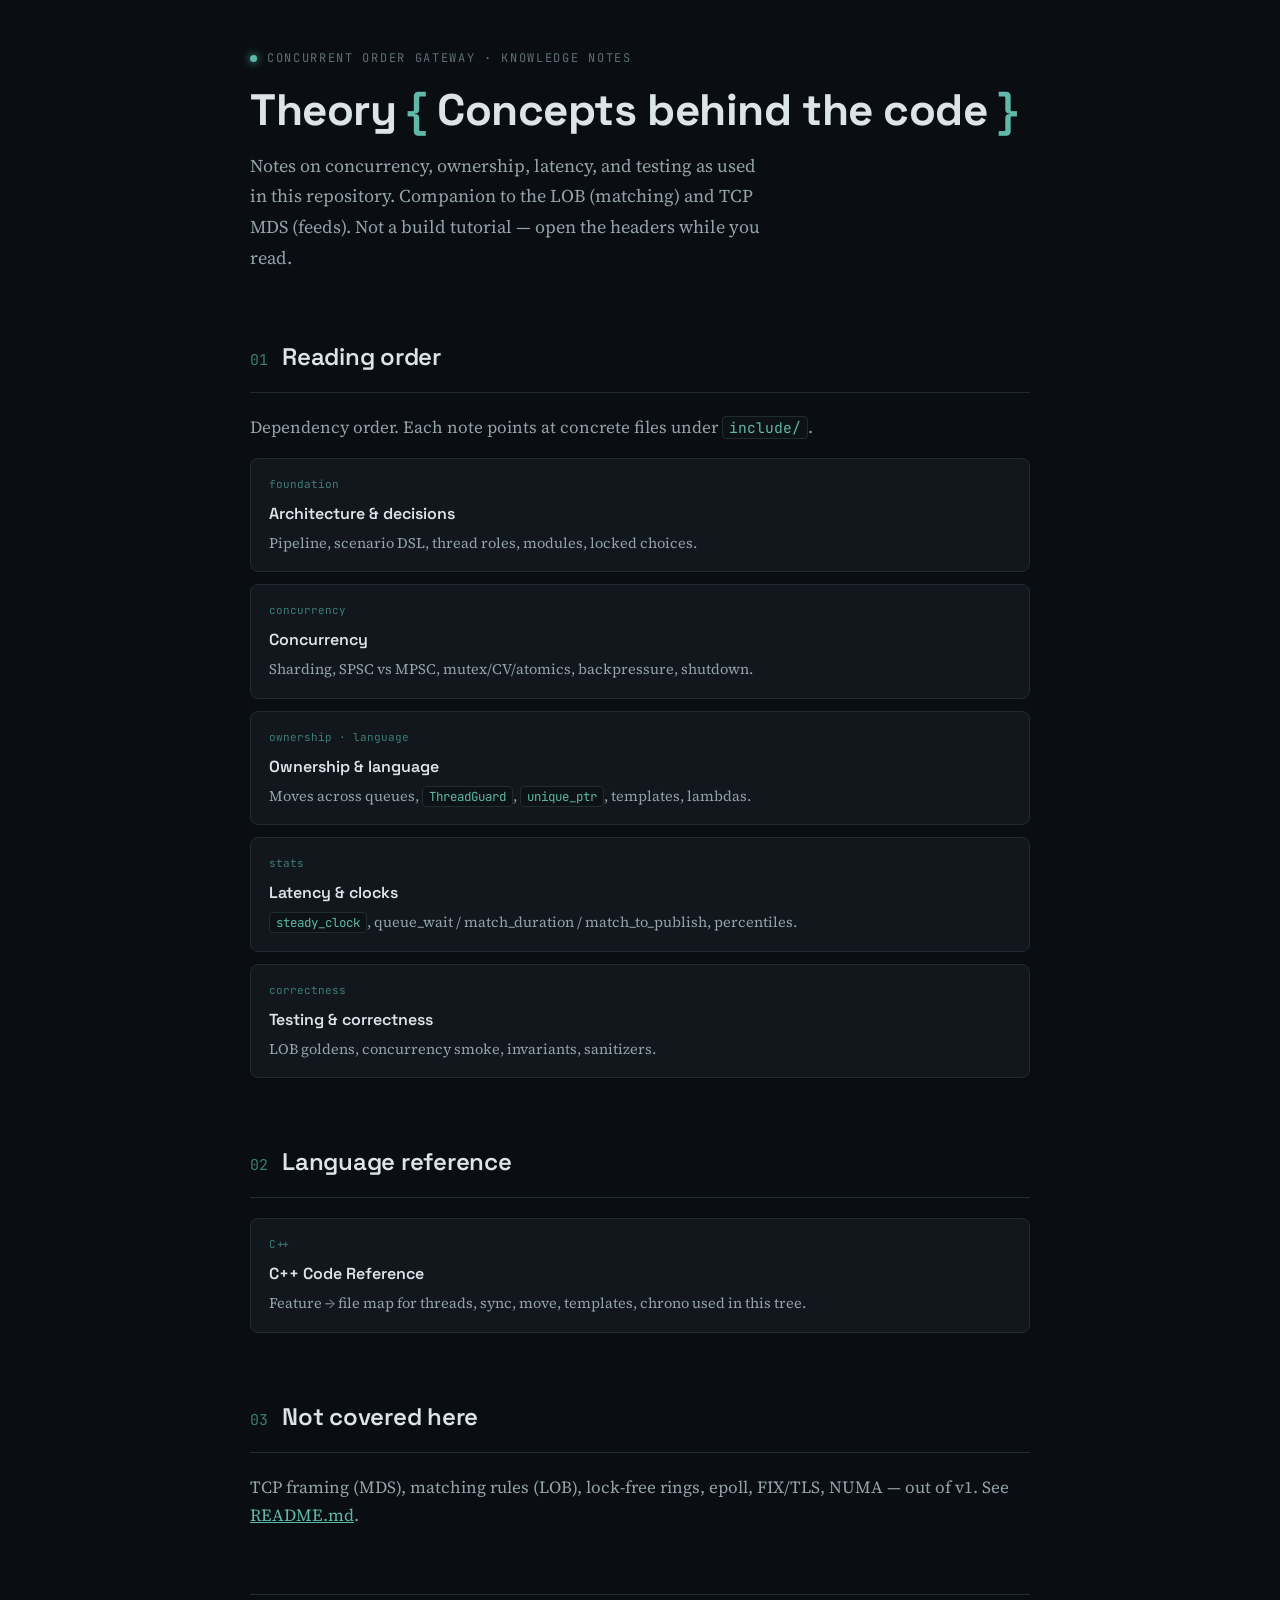
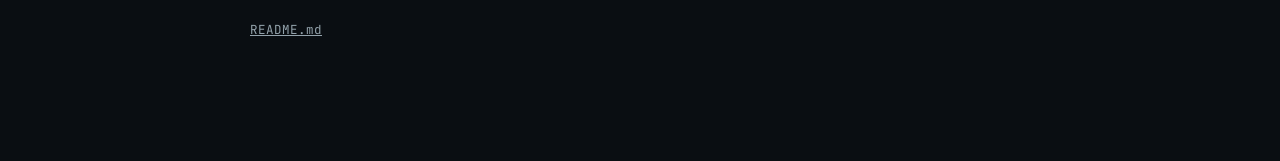
<file: theory/index.html>
<!DOCTYPE html>
<html lang="en">
<head>
<meta charset="UTF-8">
<meta name="viewport" content="width=device-width, initial-scale=1.0">
<title>Theory Notes — Concurrent Order Gateway</title>
<link rel="preconnect" href="https://fonts.googleapis.com">
<link href="https://fonts.googleapis.com/css2?family=Space+Grotesk:wght@400;500;600;700&family=Source+Serif+4:opsz,wght@8..60,400;8..60,500;8..60,600&family=JetBrains+Mono:wght@400;500;600&display=swap" rel="stylesheet">
<link rel="stylesheet" href="theory.css">
</head>
<body>
<div class="layout" style="grid-template-columns: minmax(0, 780px);">
  <main>
    <header class="hero">
      <span class="eyebrow">Concurrent Order Gateway · Knowledge notes</span>
      <h1 class="title">Theory <span class="brace">{</span> Concepts behind the code <span class="brace">}</span></h1>
      <p class="subtitle">Notes on concurrency, ownership, latency, and testing as used in this repository. Companion to the LOB (matching) and TCP MDS (feeds). Not a build tutorial — open the headers while you read.</p>
    </header>

    <section>
      <div class="section-head"><span class="idx">01</span><h2>Reading order</h2></div>
      <p class="dim">Dependency order. Each note points at concrete files under <code class="inline">include/</code>.</p>
      <ol class="index-list">
        <li>
          <a href="Theory_Architecture.html">
            <span class="order">foundation</span>
            <div class="name">Architecture &amp; decisions</div>
            <p class="desc">Pipeline, scenario DSL, thread roles, modules, locked choices.</p>
          </a>
        </li>
        <li>
          <a href="Theory_Concurrency.html">
            <span class="order">concurrency</span>
            <div class="name">Concurrency</div>
            <p class="desc">Sharding, SPSC vs MPSC, mutex/CV/atomics, backpressure, shutdown.</p>
          </a>
        </li>
        <li>
          <a href="Theory_Ownership_And_Language.html">
            <span class="order">ownership · language</span>
            <div class="name">Ownership &amp; language</div>
            <p class="desc">Moves across queues, <code class="inline">ThreadGuard</code>, <code class="inline">unique_ptr</code>, templates, lambdas.</p>
          </a>
        </li>
        <li>
          <a href="Theory_Latency_And_Clocks.html">
            <span class="order">stats</span>
            <div class="name">Latency &amp; clocks</div>
            <p class="desc"><code class="inline">steady_clock</code>, queue_wait / match_duration / match_to_publish, percentiles.</p>
          </a>
        </li>
        <li>
          <a href="Theory_Testing_And_Correctness.html">
            <span class="order">correctness</span>
            <div class="name">Testing &amp; correctness</div>
            <p class="desc">LOB goldens, concurrency smoke, invariants, sanitizers.</p>
          </a>
        </li>
      </ol>
    </section>

    <section>
      <div class="section-head"><span class="idx">02</span><h2>Language reference</h2></div>
      <ol class="index-list">
        <li>
          <a href="Theory_CodeRef.html">
            <span class="order">C++</span>
            <div class="name">C++ Code Reference</div>
            <p class="desc">Feature → file map for threads, sync, move, templates, chrono used in this tree.</p>
          </a>
        </li>
      </ol>
    </section>

    <section>
      <div class="section-head"><span class="idx">03</span><h2>Not covered here</h2></div>
      <p class="dim">TCP framing (MDS), matching rules (LOB), lock-free rings, epoll, FIX/TLS, NUMA — out of v1. See <a href="../README.md">README.md</a>.</p>
    </section>

    <footer>
      <a href="../README.md">README.md</a>
    </footer>
  </main>
</div>
</body>
</html>
</file>
<file: theory/theory.css>
/* Shared styles for theory knowledge notes — Concurrent Order Gateway */

:root {
  --bg: #0a0e12;
  --bg-raised: #0d1216;
  --panel: #11171c;
  --panel-border: #212b32;
  --text: #dce4ea;
  --text-dim: #93a2ab;
  --text-faint: #5f6e77;
  --acquire: #5fb8a8;
  --acquire-dim: #3d7d72;
  --release: #d98a5f;
  --warn: #e0b15c;
  --danger: #d97070;
  --serif: "Source Serif 4", Georgia, serif;
  --sans: "Space Grotesk", system-ui, sans-serif;
  --mono: "JetBrains Mono", "SF Mono", Consolas, monospace;
}

* { box-sizing: border-box; }
html { scroll-behavior: smooth; }
body {
  margin: 0;
  background: var(--bg);
  color: var(--text);
  font-family: var(--serif);
  font-size: 17px;
  line-height: 1.7;
  -webkit-font-smoothing: antialiased;
}
a { color: var(--acquire); }

.layout {
  display: grid;
  grid-template-columns: 250px minmax(0, 780px);
  justify-content: center;
  gap: 56px;
  max-width: 1180px;
  margin: 0 auto;
  padding: 48px 24px 120px;
}

nav.toc {
  position: sticky;
  top: 32px;
  align-self: start;
  font-family: var(--sans);
  font-size: 13px;
}
nav.toc .toc-label {
  color: var(--text-faint);
  text-transform: uppercase;
  letter-spacing: 0.12em;
  font-size: 11px;
  margin-bottom: 14px;
  display: block;
}
nav.toc .back {
  display: block;
  margin-bottom: 18px;
  color: var(--text-dim);
  text-decoration: none;
  font-size: 12px;
}
nav.toc .back:hover { color: var(--acquire); }
nav.toc ol {
  list-style: none;
  margin: 0;
  padding: 0;
  border-left: 1px solid var(--panel-border);
}
nav.toc li { margin: 0; }
nav.toc a {
  display: block;
  padding: 7px 0 7px 16px;
  color: var(--text-dim);
  text-decoration: none;
  border-left: 2px solid transparent;
  margin-left: -1px;
  transition: color 0.15s ease, border-color 0.15s ease;
}
nav.toc a:hover { color: var(--text); }
nav.toc a.active {
  color: var(--acquire);
  border-left-color: var(--acquire);
}
nav.toc .num {
  color: var(--text-faint);
  font-variant-numeric: tabular-nums;
  margin-right: 6px;
}

main { min-width: 0; }

header.hero { margin-bottom: 64px; }
.eyebrow {
  font-family: var(--mono);
  font-size: 12px;
  letter-spacing: 0.14em;
  text-transform: uppercase;
  color: var(--text-faint);
  display: flex;
  align-items: center;
  gap: 10px;
  margin-bottom: 18px;
}
.eyebrow::before {
  content: "";
  width: 7px;
  height: 7px;
  border-radius: 50%;
  background: var(--acquire);
  box-shadow: 0 0 8px var(--acquire);
}
h1.title {
  font-family: var(--sans);
  font-weight: 700;
  font-size: clamp(28px, 4.5vw, 44px);
  line-height: 1.1;
  margin: 0 0 16px;
  letter-spacing: -0.01em;
}
h1.title .brace { color: var(--acquire); }
p.subtitle {
  font-size: 18px;
  color: var(--text-dim);
  max-width: 58ch;
  margin: 0 0 28px;
}

.lifecycle,
.diagram {
  background: var(--panel);
  border: 1px solid var(--panel-border);
  border-radius: 10px;
  padding: 28px 24px 20px;
}
.lifecycle svg,
.diagram svg { display: block; width: 100%; height: auto; }
.lifecycle-caption,
.diagram-caption {
  font-family: var(--mono);
  font-size: 12.5px;
  color: var(--text-faint);
  margin-top: 14px;
  text-align: center;
}
.lifecycle-caption b,
.diagram-caption b {
  color: var(--text-dim);
  font-weight: 500;
}

section {
  margin-bottom: 64px;
  scroll-margin-top: 32px;
}
.section-head {
  display: flex;
  align-items: baseline;
  gap: 14px;
  margin-bottom: 20px;
  padding-bottom: 14px;
  border-bottom: 1px solid var(--panel-border);
}
.section-head .idx {
  font-family: var(--mono);
  color: var(--acquire-dim);
  font-size: 15px;
}
h2 {
  font-family: var(--sans);
  font-weight: 600;
  font-size: 24px;
  margin: 0;
  letter-spacing: -0.01em;
}
h3 {
  font-family: var(--sans);
  font-weight: 600;
  font-size: 17px;
  margin: 28px 0 10px;
  color: var(--text);
}
p { margin: 0 0 16px; color: var(--text); }
p.dim { color: var(--text-dim); }
ul, ol.plain { margin: 0 0 16px; padding-left: 22px; }
li { margin-bottom: 8px; }
strong { color: #fff; font-weight: 600; }
code.inline {
  font-family: var(--mono);
  font-size: 0.86em;
  background: var(--bg-raised);
  border: 1px solid var(--panel-border);
  padding: 1px 6px;
  border-radius: 4px;
  color: var(--acquire);
}

.card {
  background: var(--panel);
  border: 1px solid var(--panel-border);
  border-left: 3px solid var(--acquire);
  border-radius: 8px;
  padding: 16px 20px;
  margin: 20px 0;
  font-size: 15.5px;
}
.card.warn { border-left-color: var(--warn); }
.card.danger { border-left-color: var(--danger); }
.card .card-label {
  font-family: var(--sans);
  font-weight: 600;
  font-size: 12px;
  text-transform: uppercase;
  letter-spacing: 0.08em;
  color: var(--acquire);
  margin-bottom: 6px;
  display: block;
}
.card.warn .card-label { color: var(--warn); }
.card.danger .card-label { color: var(--danger); }
.card p:last-child { margin-bottom: 0; }

.code-wrap {
  margin: 18px 0 22px;
  border-radius: 8px;
  overflow: hidden;
  border: 1px solid var(--panel-border);
  background: var(--bg-raised);
}
.code-bar {
  display: flex;
  align-items: center;
  justify-content: space-between;
  padding: 8px 14px;
  background: #0c1115;
  border-bottom: 1px solid var(--panel-border);
  font-family: var(--mono);
  font-size: 12px;
  color: var(--text-faint);
}
.copy-btn {
  background: transparent;
  border: 1px solid var(--panel-border);
  color: var(--text-faint);
  font-family: var(--mono);
  font-size: 11px;
  padding: 3px 9px;
  border-radius: 5px;
  cursor: pointer;
}
.copy-btn:hover { color: var(--text); border-color: var(--text-faint); }
pre { margin: 0; padding: 16px 18px; overflow-x: auto; }
code { font-family: var(--mono); font-size: 13.5px; line-height: 1.6; }
.hljs-keyword, .hljs-built_in { color: var(--acquire); }
.hljs-string { color: var(--release); }
.hljs-comment { color: var(--text-faint); font-style: italic; }
.hljs-number { color: var(--warn); }
.hljs-title.function_, .hljs-title.class_, .hljs-type { color: #8fc5e8; }
.hljs-literal { color: var(--warn); }
.hljs-params { color: var(--text); }

table {
  width: 100%;
  border-collapse: collapse;
  margin: 18px 0 22px;
  font-size: 14.5px;
  font-family: var(--sans);
}
th, td {
  text-align: left;
  padding: 10px 14px;
  border-bottom: 1px solid var(--panel-border);
}
th {
  color: var(--text-faint);
  font-weight: 600;
  font-size: 12px;
  text-transform: uppercase;
  letter-spacing: 0.06em;
}
td { color: var(--text-dim); }
td code.inline { font-size: 12.5px; }
tr:last-child td { border-bottom: none; }

.qa {
  border: 1px solid var(--panel-border);
  border-radius: 8px;
  margin-bottom: 14px;
  overflow: hidden;
  background: var(--panel);
}
.qa .q {
  display: flex;
  gap: 12px;
  padding: 14px 18px;
  font-family: var(--sans);
  font-weight: 600;
  font-size: 15px;
  color: var(--text);
}
.qa .q .tag {
  font-family: var(--mono);
  font-weight: 400;
  color: var(--acquire);
  flex-shrink: 0;
}
.qa .a {
  padding: 0 18px 16px 48px;
  color: var(--text-dim);
  font-size: 15px;
}
.qa .a p { margin-bottom: 10px; }
.qa .a p:last-child { margin-bottom: 0; }
.qa .a ul, .qa .a ol { margin: 0 0 10px; padding-left: 20px; }
.qa .a li { margin-bottom: 4px; color: var(--text-dim); }
.qa .a .code-wrap { margin: 12px 0 14px; }
.qa .a table { font-size: 13.5px; margin: 12px 0 14px; }

/* Collapsible interview prep Q&A */
details.qa > summary.q {
  list-style: none;
  cursor: pointer;
  align-items: flex-start;
}
details.qa > summary.q::-webkit-details-marker { display: none; }
details.qa > summary.q::after {
  content: "+";
  margin-left: auto;
  font-family: var(--mono);
  color: var(--text-faint);
  font-weight: 400;
  flex-shrink: 0;
}
details.qa[open] > summary.q::after { content: "−"; }
details.qa > summary.q:hover { background: var(--bg-raised); }
.prep-hint {
  font-family: var(--mono);
  font-size: 12px;
  color: var(--text-faint);
  margin: -8px 0 20px;
}
.prep-controls {
  display: flex;
  flex-wrap: wrap;
  gap: 10px;
  margin: 0 0 28px;
  font-family: var(--sans);
}
.prep-controls button {
  background: var(--panel);
  border: 1px solid var(--panel-border);
  color: var(--text-dim);
  font-family: var(--mono);
  font-size: 12px;
  padding: 6px 12px;
  border-radius: 6px;
  cursor: pointer;
}
.prep-controls button:hover {
  color: var(--text);
  border-color: var(--acquire-dim);
}

.pitfall {
  display: flex;
  gap: 14px;
  padding: 14px 0;
  border-bottom: 1px solid var(--panel-border);
}
.pitfall:last-child { border-bottom: none; }
.pitfall .icon {
  font-family: var(--mono);
  color: var(--danger);
  font-size: 14px;
  flex-shrink: 0;
  padding-top: 2px;
}
.pitfall h4 {
  margin: 0 0 4px;
  font-family: var(--sans);
  font-size: 15px;
  color: var(--text);
}
.pitfall p { margin: 0; font-size: 14.5px; color: var(--text-dim); }

/* Index page */
.index-list { list-style: none; margin: 0; padding: 0; }
.index-list li {
  margin: 0 0 12px;
  border: 1px solid var(--panel-border);
  border-radius: 8px;
  background: var(--panel);
}
.index-list a {
  display: block;
  padding: 16px 18px;
  text-decoration: none;
  color: inherit;
}
.index-list a:hover { border-color: var(--acquire-dim); }
.index-list .name {
  font-family: var(--sans);
  font-weight: 600;
  font-size: 16px;
  color: var(--text);
  margin-bottom: 4px;
}
.index-list .desc {
  font-size: 14.5px;
  color: var(--text-dim);
  margin: 0;
}
.index-list .order {
  font-family: var(--mono);
  font-size: 11px;
  color: var(--acquire-dim);
  margin-bottom: 6px;
  display: block;
}

footer {
  margin-top: 60px;
  padding-top: 24px;
  border-top: 1px solid var(--panel-border);
  font-family: var(--mono);
  font-size: 12.5px;
  color: var(--text-faint);
}
footer a { color: var(--text-dim); }

@media (max-width: 880px) {
  .layout {
    grid-template-columns: 1fr;
    padding: 28px 18px 80px;
    gap: 0;
  }
  nav.toc {
    position: static;
    margin-bottom: 36px;
    padding-bottom: 20px;
    border-bottom: 1px solid var(--panel-border);
  }
  nav.toc ol {
    display: flex;
    flex-wrap: wrap;
    gap: 4px 0;
    border-left: none;
  }
  nav.toc li { width: 50%; }
  nav.toc a { border-left: none; padding: 5px 0; }
  .qa .a { padding-left: 18px; }
}
</file>
